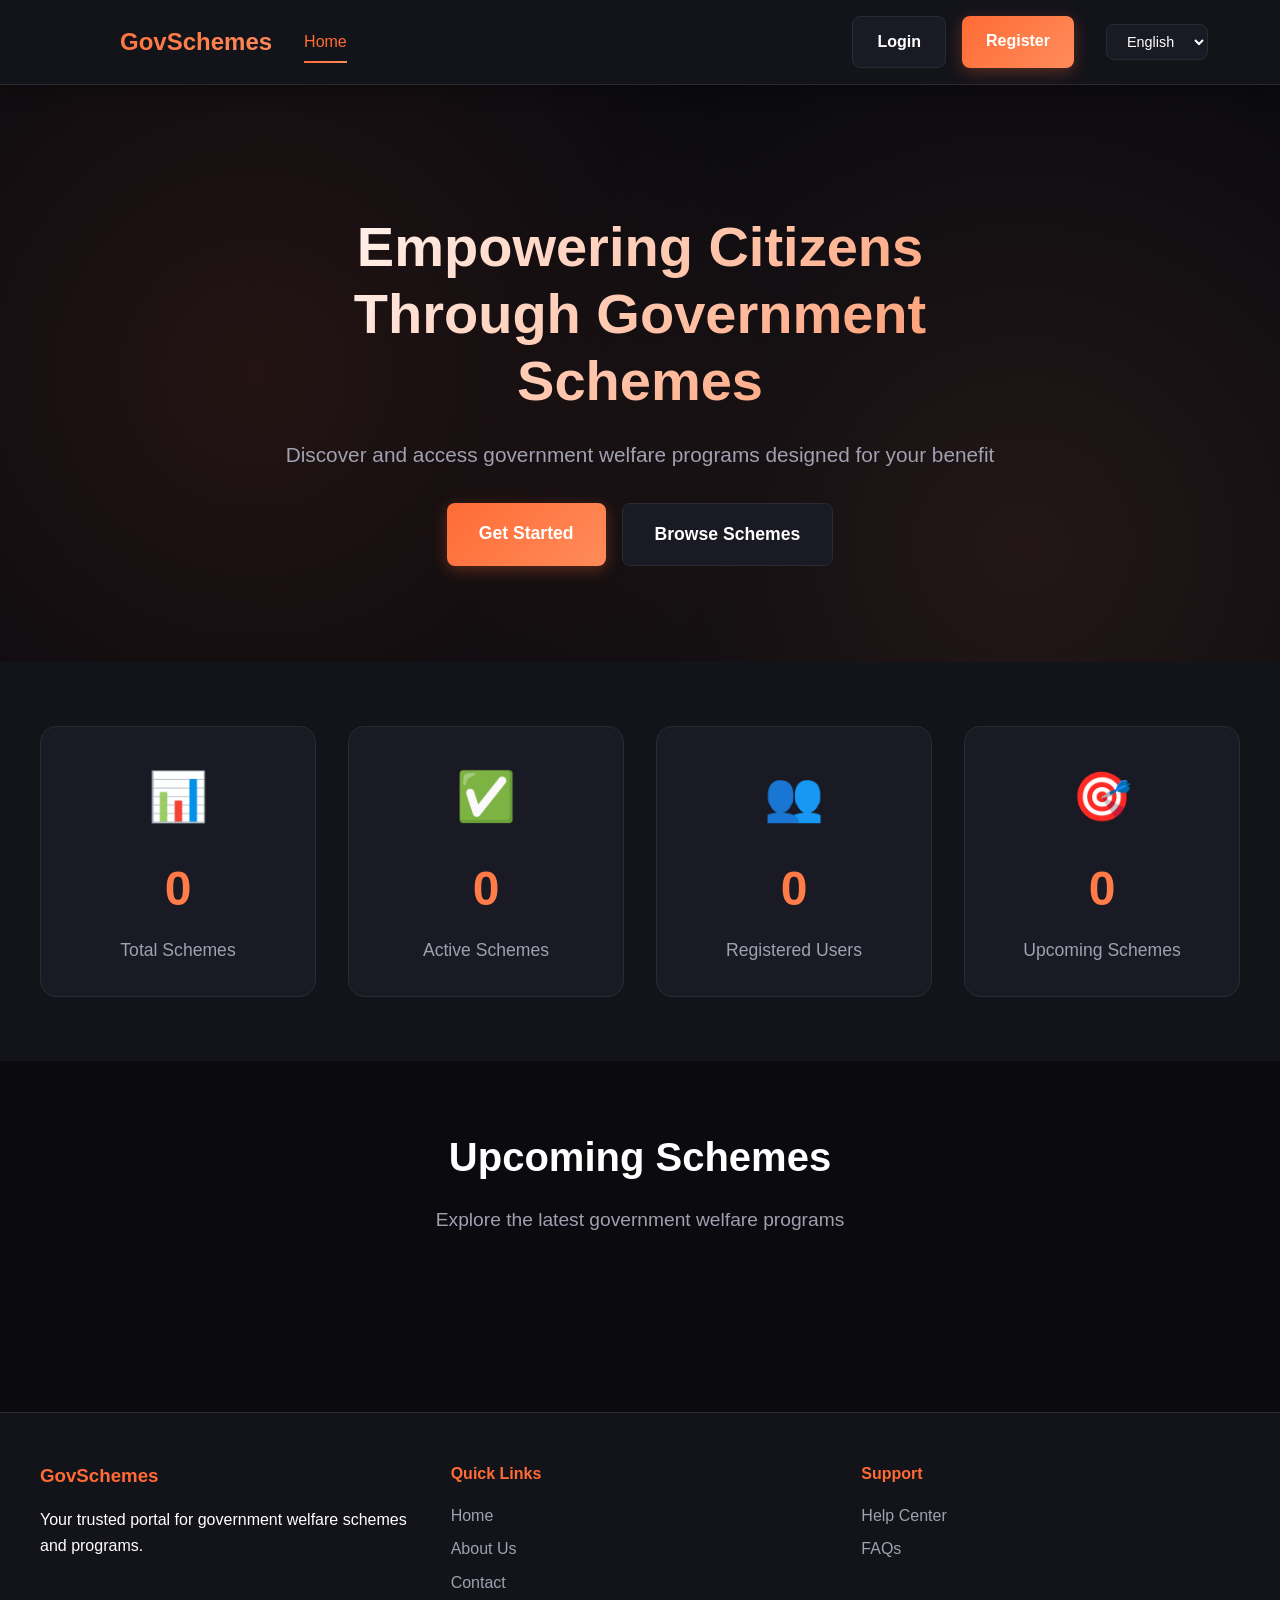
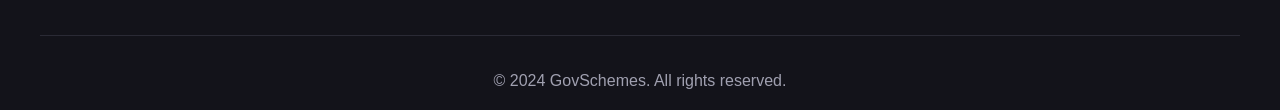
<file: index.html>
<!DOCTYPE html>
<html lang="en">
<head>
    <meta charset="UTF-8">
    <meta name="viewport" content="width=device-width, initial-scale=1.0">
    <title data-translate="pageTitle">Gov Schemes - Home</title>
    <link rel="stylesheet" href="styles.css" type="text/css"/>
</head>
<body>
    <nav class="navbar">
        <div class="nav-container">
            <div class="logo">
                <span class="logo-icon">🏛️</span>
                <span class="logo-text" data-translate="logoText">GovSchemes</span>
            </div>
            <div class="nav-links">
                <a href="index.html" class="nav-link active" data-translate="home">Home</a>
                <div class="auth-buttons">
                    <a href="login.jsp" class="btn btn-secondary" data-translate="login">Login</a>
                    <a href="register.jsp" class="btn btn-primary" data-translate="register">Register</a>
                </div>
            </div>
            <div class="language-selector">
                <select id="languageSelect" class="language-dropdown">
                    <option value="en">English</option>
                    <option value="hi">हिंदी</option>
                    <option value="ta">தமிழ்</option>
                </select>
            </div>
            <button class="mobile-menu-toggle" id="mobileMenuToggle">
                <span></span>
                <span></span>
                <span></span>
            </button>
        </div>
    </nav>

    <header class="hero">
        <div class="hero-content">
            <h1 class="hero-title animate-slide-up" data-translate="heroTitle">Empowering Citizens Through Government Schemes</h1>
            <p class="hero-subtitle animate-slide-up delay-1" data-translate="heroSubtitle">Discover and access government welfare programs designed for your benefit</p>
            <div class="hero-buttons animate-slide-up delay-2">
                <a href="register.jsp" class="btn btn-primary btn-large" data-translate="getStarted">Get Started</a>
                <a href="#schemes" class="btn btn-secondary btn-large" data-translate="browseSchemes">Browse Schemes</a>
            </div>
        </div>
        <div class="hero-pattern"></div>
    </header>

    <section class="stats-section">
        <div class="container">
            <div class="stats-grid">
                <div class="stat-card animate-fade-in">
                    <div class="stat-icon">📊</div>
                    <div class="stat-number" id="totalSchemes">0</div>
                    <div class="stat-label" data-translate="totalSchemes">Total Schemes</div>
                </div>
                <div class="stat-card animate-fade-in delay-1">
                    <div class="stat-icon">✅</div>
                    <div class="stat-number" id="activeSchemes">0</div>
                    <div class="stat-label" data-translate="activeSchemes">Active Schemes</div>
                </div>
                <div class="stat-card animate-fade-in delay-2">
                    <div class="stat-icon">👥</div>
                    <div class="stat-number" id="totalUsers">0</div>
                    <div class="stat-label" data-translate="beneficiaries">Registered Users</div>
                </div>
                <div class="stat-card animate-fade-in delay-3">
                    <div class="stat-icon">🎯</div>
                    <div class="stat-number" id="upcomingSchemes">0</div>
                    <div class="stat-label" data-translate="upcoming">Upcoming Schemes</div>
                </div>
            </div>
        </div>
    </section>

    <section class="schemes-section" id="schemes">
        <div class="container">
            <div class="section-header">
                <h2 class="section-title" data-translate="upcomingSchemes">Upcoming Schemes</h2>
                <p class="section-subtitle" data-translate="exploreSchemes">Explore the latest government welfare programs</p>
            </div>
            <div class="schemes-grid" id="schemesGrid">
                <!-- Schemes will be loaded here -->
            </div>
        </div>
    </section>

    <footer class="footer">
        <div class="container">
            <div class="footer-content">
                <div class="footer-section">
                    <h3 data-translate="logoText">GovSchemes</h3>
                    <p data-translate="footerText">Your trusted portal for government welfare schemes and programs.</p>
                </div>
                <div class="footer-section">
                    <h4 data-translate="quickLinks">Quick Links</h4>
                    <a href="index.html" data-translate="home">Home</a>
                    <a href="about.html" data-translate="aboutUs">About Us</a>
                    <a href="contact.html" data-translate="contact">Contact</a>
                </div>
                <div class="footer-section">
                    <h4 data-translate="support">Support</h4>
                    <a href="contact.html" data-translate="helpCenter">Help Center</a>
                    <a href="contact.html" data-translate="faq">FAQs</a>
                </div>
            </div>
            <div class="footer-bottom">
                <p>&copy; 2024 GovSchemes. <span data-translate="allRightsReserved">All rights reserved.</span></p>
            </div>
        </div>
    </footer>

    <script src="translations.js"></script>
    <script src="home.js"></script>
</body>
</html>
</file>
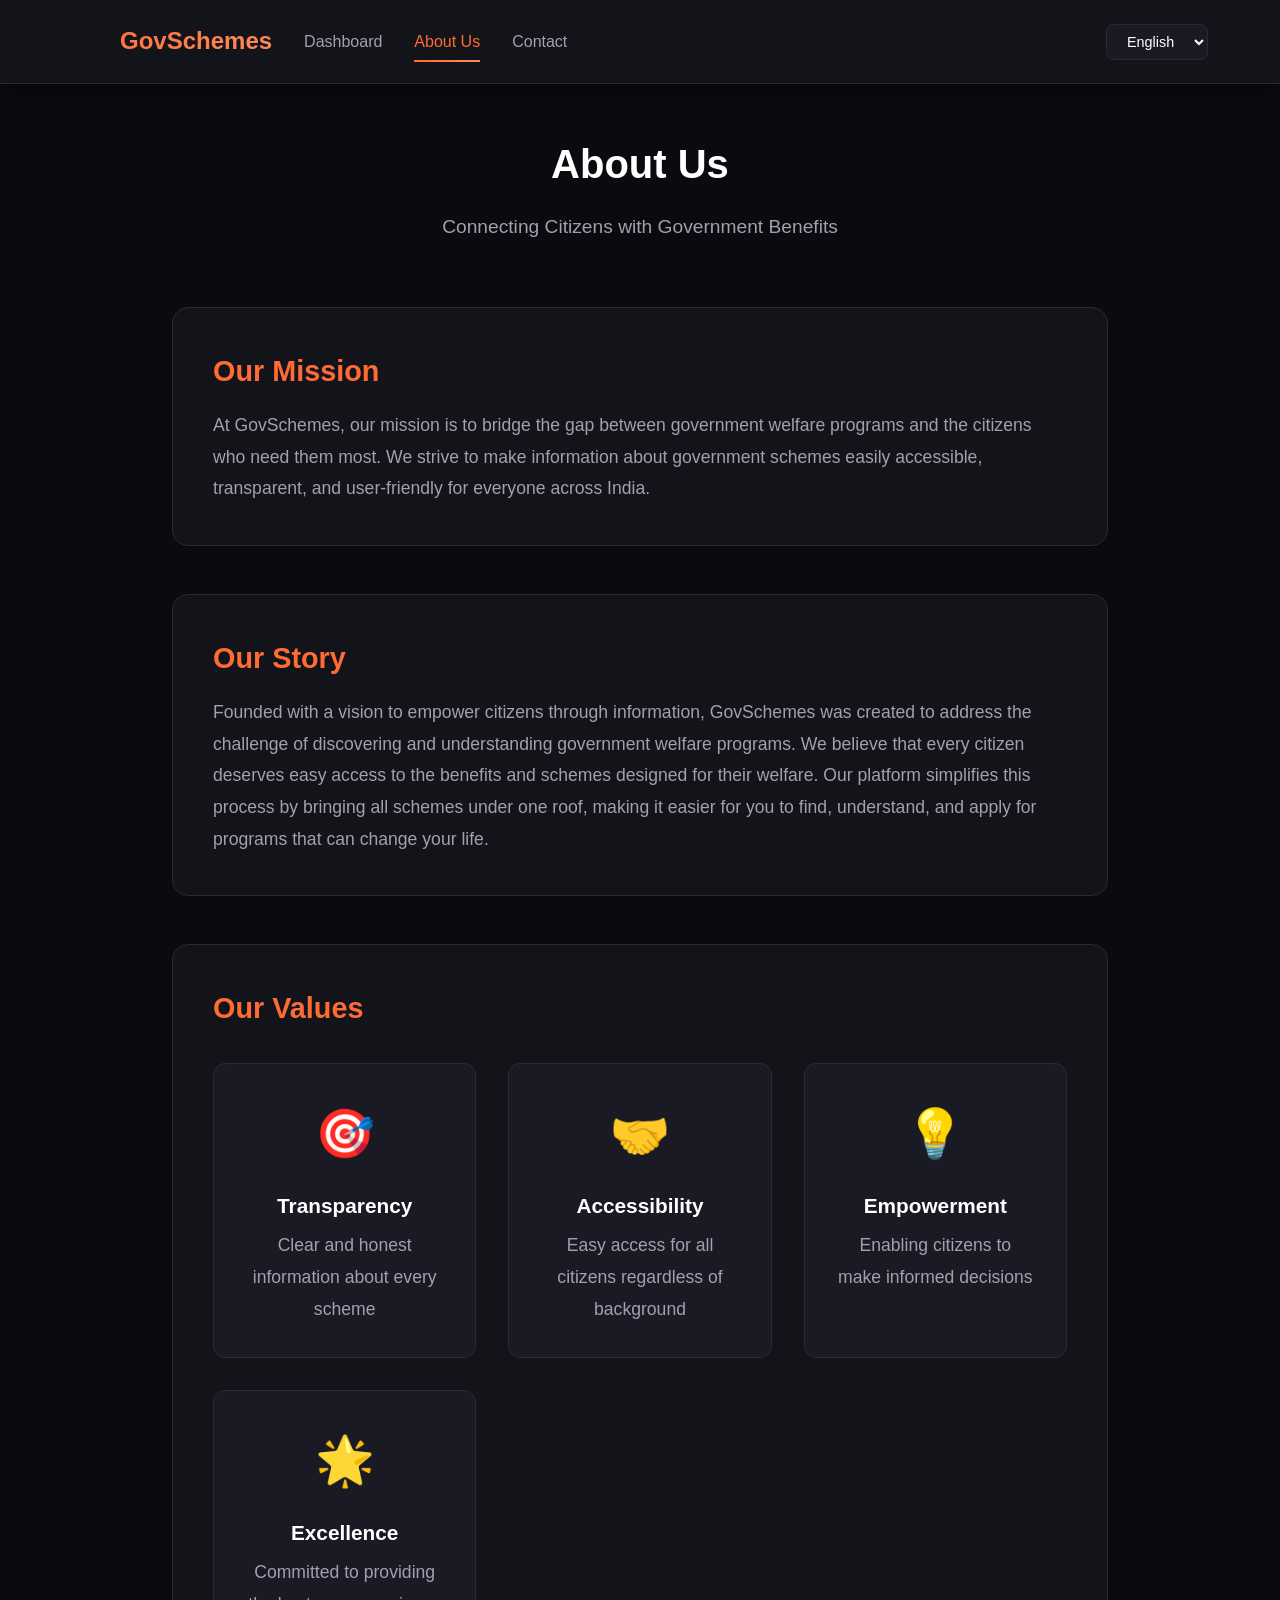
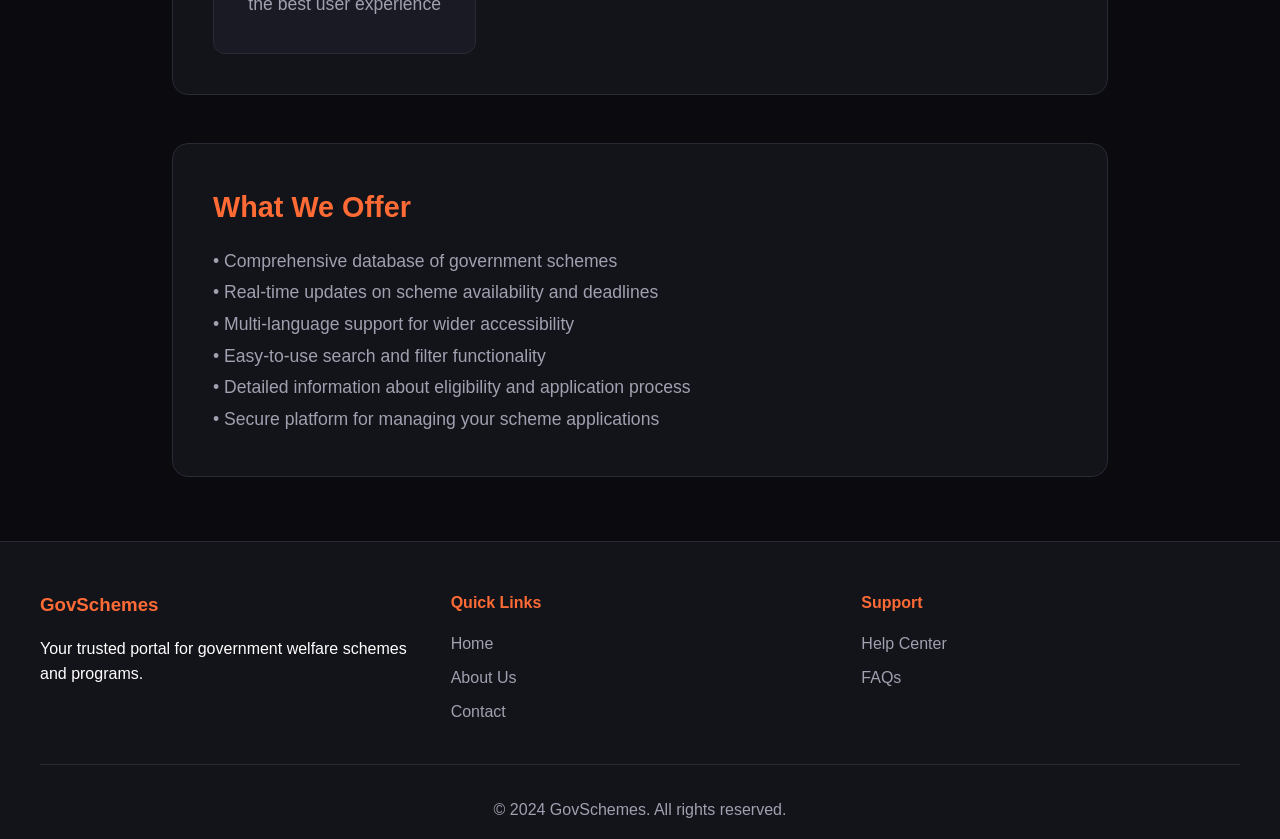
<file: about.html>
<!DOCTYPE html>
<html lang="en">
<head>
    <meta charset="UTF-8">
    <meta name="viewport" content="width=device-width, initial-scale=1.0">
    <title data-translate="aboutPageTitle">About Us - Gov Schemes</title>
    <link rel="stylesheet" href="styles.css">
    <style>
        /* Your existing styles remain unchanged */
        .about-section { max-width: 1000px; margin: 3rem auto; padding: 0 2rem; }
        .about-header { text-align: center; margin-bottom: 4rem; }
        .about-content { display: grid; gap: 3rem; }
        .about-card { background: var(--bg-secondary); padding: 2.5rem; border-radius: 16px; border: 1px solid var(--border-color); transition: all 0.3s ease; }
        .about-card:hover { transform: translateY(-5px); border-color: var(--accent-primary); box-shadow: 0 10px 30px rgba(255, 107, 53, 0.2); }
        .about-card h3 { font-size: 1.8rem; margin-bottom: 1rem; color: var(--accent-primary); }
        .about-card p { color: var(--text-secondary); line-height: 1.8; font-size: 1.1rem; }
        .values-grid { display: grid; grid-template-columns: repeat(auto-fit, minmax(250px, 1fr)); gap: 2rem; margin-top: 2rem; }
        .value-card { background: var(--bg-tertiary); padding: 2rem; border-radius: 12px; text-align: center; border: 1px solid var(--border-color); transition: all 0.3s ease; }
        .value-card:hover { transform: translateY(-5px); border-color: var(--accent-primary); }
        .value-icon { font-size: 3rem; margin-bottom: 1rem; }
        .value-title { font-size: 1.3rem; font-weight: 700; margin-bottom: 0.5rem; }
        .value-description { color: var(--text-secondary); }
    </style>
</head>
<body>
    <nav class="navbar">
        <div class="nav-container">
            <div class="logo" onclick="window.location.href='index.html'">
                <span class="logo-icon">🏛️</span>
                <span class="logo-text" data-translate="govSchemes">GovSchemes</span>
            </div>
            <div class="nav-links">
                <a href="user-dashboard.jsp" class="nav-link" data-translate="dashboard">Dashboard</a>
                <a href="about.html" class="nav-link active" data-translate="aboutUs">About Us</a>
                <a href="contact.html" class="nav-link" data-translate="contact">Contact</a>
                <button class="btn btn-secondary" id="logoutBtn" style="display: none;" data-translate="logout">Logout</button>
            </div>
            <div class="language-selector">
                <select id="languageSelect" class="language-dropdown">
                    <option value="en">English</option>
                    <option value="hi">हिंदी</option>
                    <option value="ta">தமிழ்</option>
                </select>
            </div>
            <button class="mobile-menu-toggle" id="mobileMenuToggle"><span></span><span></span><span></span></button>
        </div>
    </nav>

    <div class="about-section">
        <div class="about-header animate-slide-up">
            <h1 class="section-title" data-translate="aboutUs">About Us</h1>
            <p class="section-subtitle" data-translate="aboutSubtitle">Connecting Citizens with Government Benefits</p>
        </div>

        <div class="about-content">
            <div class="about-card animate-fade-in">
                <h3 data-translate="ourMission">Our Mission</h3>
                <p data-translate="missionText">
                    At GovSchemes, our mission is to bridge the gap between government welfare programs and the citizens who need them most. We strive to make information about government schemes easily accessible, transparent, and user-friendly for everyone across India.
                </p>
            </div>

            <div class="about-card animate-fade-in delay-1">
                <h3 data-translate="ourStory">Our Story</h3>
                <p data-translate="storyText">
                    Founded with a vision to empower citizens through information, GovSchemes was created to address the challenge of discovering and understanding government welfare programs. We believe that every citizen deserves easy access to the benefits and schemes designed for their welfare. Our platform simplifies this process by bringing all schemes under one roof, making it easier for you to find, understand, and apply for programs that can change your life.
                </p>
            </div>

            <div class="about-card animate-fade-in delay-2">
                <h3 data-translate="ourValues">Our Values</h3>
                <div class="values-grid">
                    <div class="value-card">
                        <div class="value-icon">🎯</div>
                        <div class="value-title" data-translate="transparency">Transparency</div>
                        <p class="value-description" data-translate="transparencyText">Clear and honest information about every scheme</p>
                    </div>
                    <div class="value-card">
                        <div class="value-icon">🤝</div>
                        <div class="value-title" data-translate="accessibility">Accessibility</div>
                        <p class="value-description" data-translate="accessibilityText">Easy access for all citizens regardless of background</p>
                    </div>
                    <div class="value-card">
                        <div class="value-icon">💡</div>
                        <div class="value-title" data-translate="empowerment">Empowerment</div>
                        <p class="value-description" data-translate="empowermentText">Enabling citizens to make informed decisions</p>
                    </div>
                    <div class="value-card">
                        <div class="value-icon">🌟</div>
                        <div class="value-title" data-translate="excellence">Excellence</div>
                        <p class="value-description" data-translate="excellenceText">Committed to providing the best user experience</p>
                    </div>
                </div>
            </div>

            <div class="about-card animate-fade-in delay-3">
                <h3 data-translate="whatWeOffer">What We Offer</h3>
                <p data-translate="offerText">
                    • Comprehensive database of government schemes<br>
                    • Real-time updates on scheme availability and deadlines<br>
                    • Multi-language support for wider accessibility<br>
                    • Easy-to-use search and filter functionality<br>
                    • Detailed information about eligibility and application process<br>
                    • Secure platform for managing your scheme applications
                </p>
            </div>
        </div>
    </div>

    <footer class="footer">
        <div class="container">
            <div class="footer-content">
                <div class="footer-section">
                    <h3 data-translate="govSchemes">GovSchemes</h3>
                    <p data-translate="footerText">Your trusted portal for government welfare schemes and programs.</p>
                </div>
                <div class="footer-section">
                    <h4 data-translate="quickLinks">Quick Links</h4>
                    <a href="index.html" data-translate="home">Home</a>
                    <a href="about.jsp" data-translate="aboutUs">About Us</a>
                    <a href="contact.jsp" data-translate="contact">Contact</a>
                </div>
                <div class="footer-section">
                    <h4 data-translate="support">Support</h4>
                    <a href="contact.jsp" data-translate="helpCenter">Help Center</a>
                    <a href="contact.jsp" data-translate="faqs">FAQs</a>
                </div>
            </div>
            <div class="footer-bottom">
                <p>&copy; 2024 GovSchemes. All rights reserved.</p>
            </div>
        </div>
    </footer>

    <script src="translations.js"></script>
</body>
</html>
</file>
<file: styles.css>
:root {
    --bg-primary: #0a0a0f;
    --bg-secondary: #13131a;
    --bg-tertiary: #1a1a24;
    --text-primary: #ffffff;
    --text-secondary: #a0a0b0;
    --accent-primary: #ff6b35;
    --accent-secondary: #ff8c5a;
    --accent-gradient: linear-gradient(135deg, #ff6b35 0%, #ff8c5a 100%);
    --success: #22c55e;
    --warning: #f59e0b;
    --danger: #ef4444;
    --border-color: #2a2a35;
    --shadow: 0 4px 20px rgba(0, 0, 0, 0.3);
    --shadow-lg: 0 10px 40px rgba(0, 0, 0, 0.5);
}

* {
    margin: 0;
    padding: 0;
    box-sizing: border-box;
}

body {
    font-family: 'Segoe UI', Tahoma, Geneva, Verdana, sans-serif;
    background: var(--bg-primary);
    color: var(--text-primary);
    line-height: 1.6;
    overflow-x: hidden;
}

/* Animations */
@keyframes slideUp {
    from {
        opacity: 0;
        transform: translateY(30px);
    }
    to {
        opacity: 1;
        transform: translateY(0);
    }
}

@keyframes fadeIn {
    from {
        opacity: 0;
    }
    to {
        opacity: 1;
    }
}

@keyframes float {
    0%, 100% {
        transform: translateY(0px);
    }
    50% {
        transform: translateY(-10px);
    }
}

@keyframes pulse {
    0%, 100% {
        transform: scale(1);
    }
    50% {
        transform: scale(1.05);
    }
}

@keyframes shimmer {
    0% {
        background-position: -1000px 0;
    }
    100% {
        background-position: 1000px 0;
    }
}

.animate-slide-up {
    animation: slideUp 0.8s ease-out forwards;
}

.animate-fade-in {
    animation: fadeIn 0.8s ease-out forwards;
}

.delay-1 {
    animation-delay: 0.2s;
    opacity: 0;
}

.delay-2 {
    animation-delay: 0.4s;
    opacity: 0;
}

.delay-3 {
    animation-delay: 0.6s;
    opacity: 0;
}

/* Navbar */
.navbar {
    background: var(--bg-secondary);
    padding: 1rem 0;
    position: sticky;
    top: 0;
    z-index: 1000;
    box-shadow: var(--shadow);
    border-bottom: 1px solid var(--border-color);
}

.nav-container {
    max-width: 1200px;
    margin: 0 auto;
    padding: 0 2rem;
    display: flex;
    justify-content: space-between;
    align-items: center;
    gap: 2rem;
}

.logo {
    display: flex;
    align-items: center;
    gap: 0.5rem;
    font-size: 1.5rem;
    font-weight: bold;
    background: var(--accent-gradient);
    -webkit-background-clip: text;
    -webkit-text-fill-color: transparent;
    background-clip: text;
    cursor: pointer;
    transition: transform 0.3s ease;
}

.logo:hover {
    transform: scale(1.05);
}

.logo-icon {
    font-size: 2rem;
    filter: drop-shadow(0 0 10px rgba(255, 107, 53, 0.5));
}

.nav-links {
    display: flex;
    align-items: center;
    gap: 2rem;
    flex: 1;
}

.nav-link {
    color: var(--text-secondary);
    text-decoration: none;
    font-weight: 500;
    transition: all 0.3s ease;
    position: relative;
    padding: 0.5rem 0;
}

.nav-link::after {
    content: '';
    position: absolute;
    bottom: 0;
    left: 0;
    width: 0;
    height: 2px;
    background: var(--accent-gradient);
    transition: width 0.3s ease;
}

.nav-link:hover,
.nav-link.active {
    color: var(--accent-primary);
}

.nav-link:hover::after,
.nav-link.active::after {
    width: 100%;
}

.auth-buttons {
    display: flex;
    gap: 1rem;
    margin-left: auto;
}

.language-selector {
    position: relative;
}

.language-dropdown {
    background: var(--bg-tertiary);
    color: var(--text-primary);
    border: 1px solid var(--border-color);
    padding: 0.5rem 1rem;
    border-radius: 8px;
    cursor: pointer;
    font-size: 0.9rem;
    transition: all 0.3s ease;
}

.language-dropdown:hover {
    border-color: var(--accent-primary);
    box-shadow: 0 0 10px rgba(255, 107, 53, 0.2);
}

.language-dropdown:focus {
    outline: none;
    border-color: var(--accent-primary);
}

.mobile-menu-toggle {
    display: none;
    flex-direction: column;
    gap: 5px;
    background: none;
    border: none;
    cursor: pointer;
}

.mobile-menu-toggle span {
    width: 25px;
    height: 3px;
    background: var(--accent-primary);
    border-radius: 3px;
    transition: all 0.3s ease;
}

/* Buttons */
.btn {
    display: inline-block;
    padding: 0.75rem 1.5rem;
    border-radius: 8px;
    text-decoration: none;
    font-weight: 600;
    transition: all 0.3s ease;
    cursor: pointer;
    border: none;
    font-size: 1rem;
    position: relative;
    overflow: hidden;
}

.btn::before {
    content: '';
    position: absolute;
    top: 50%;
    left: 50%;
    width: 0;
    height: 0;
    border-radius: 50%;
    background: rgba(255, 255, 255, 0.1);
    transform: translate(-50%, -50%);
    transition: width 0.6s ease, height 0.6s ease;
}

.btn:hover::before {
    width: 300px;
    height: 300px;
}

.btn-primary {
    background: var(--accent-gradient);
    color: white;
    box-shadow: 0 4px 15px rgba(255, 107, 53, 0.3);
}

.btn-primary:hover {
    transform: translateY(-2px);
    box-shadow: 0 6px 20px rgba(255, 107, 53, 0.5);
}

.btn-secondary {
    background: var(--bg-tertiary);
    color: var(--text-primary);
    border: 1px solid var(--border-color);
}

.btn-secondary:hover {
    border-color: var(--accent-primary);
    color: var(--accent-primary);
    transform: translateY(-2px);
}

.btn-large {
    padding: 1rem 2rem;
    font-size: 1.1rem;
}

/* Hero Section */
.hero {
    position: relative;
    padding: 8rem 2rem 6rem;
    text-align: center;
    overflow: hidden;
}

.hero-pattern {
    position: absolute;
    top: 0;
    left: 0;
    right: 0;
    bottom: 0;
    background: 
        radial-gradient(circle at 20% 50%, rgba(255, 107, 53, 0.1) 0%, transparent 50%),
        radial-gradient(circle at 80% 80%, rgba(255, 140, 90, 0.1) 0%, transparent 50%);
    z-index: -1;
}

.hero-content {
    max-width: 800px;
    margin: 0 auto;
    position: relative;
    z-index: 1;
}

.hero-title {
    font-size: 3.5rem;
    font-weight: 800;
    margin-bottom: 1.5rem;
    background: linear-gradient(135deg, var(--text-primary) 0%, var(--accent-secondary) 100%);
    -webkit-background-clip: text;
    -webkit-text-fill-color: transparent;
    background-clip: text;
    line-height: 1.2;
}

.hero-subtitle {
    font-size: 1.3rem;
    color: var(--text-secondary);
    margin-bottom: 2rem;
}

.hero-buttons {
    display: flex;
    gap: 1rem;
    justify-content: center;
    flex-wrap: wrap;
}

/* Stats Section */
.stats-section {
    padding: 4rem 2rem;
    background: var(--bg-secondary);
}

.container {
    max-width: 1200px;
    margin: 0 auto;
}

.stats-grid {
    display: grid;
    grid-template-columns: repeat(auto-fit, minmax(250px, 1fr));
    gap: 2rem;
}

.stat-card {
    background: var(--bg-tertiary);
    padding: 2rem;
    border-radius: 16px;
    text-align: center;
    border: 1px solid var(--border-color);
    transition: all 0.3s ease;
    position: relative;
    overflow: hidden;
}

.stat-card::before {
    content: '';
    position: absolute;
    top: 0;
    left: -100%;
    width: 100%;
    height: 100%;
    background: linear-gradient(90deg, transparent, rgba(255, 107, 53, 0.1), transparent);
    transition: left 0.5s ease;
}

.stat-card:hover::before {
    left: 100%;
}

.stat-card:hover {
    transform: translateY(-10px);
    border-color: var(--accent-primary);
    box-shadow: 0 10px 30px rgba(255, 107, 53, 0.2);
}

.stat-icon {
    font-size: 3rem;
    margin-bottom: 1rem;
    animation: float 3s ease-in-out infinite;
}

.stat-number {
    font-size: 3rem;
    font-weight: 800;
    background: var(--accent-gradient);
    -webkit-background-clip: text;
    -webkit-text-fill-color: transparent;
    background-clip: text;
    margin-bottom: 0.5rem;
}

.stat-label {
    color: var(--text-secondary);
    font-size: 1.1rem;
}

/* Schemes Section */
.schemes-section {
    padding: 4rem 2rem;
}

.section-header {
    text-align: center;
    margin-bottom: 3rem;
}

.section-title {
    font-size: 2.5rem;
    font-weight: 800;
    margin-bottom: 1rem;
}

.section-subtitle {
    font-size: 1.2rem;
    color: var(--text-secondary);
}

.schemes-grid {
    display: grid;
    grid-template-columns: repeat(auto-fill, minmax(350px, 1fr));
    gap: 2rem;
}

.scheme-card {
    background: var(--bg-secondary);
    border-radius: 16px;
    overflow: hidden;
    border: 1px solid var(--border-color);
    transition: all 0.3s ease;
    cursor: pointer;
}

.scheme-card:hover {
    transform: translateY(-10px);
    box-shadow: var(--shadow-lg);
    border-color: var(--accent-primary);
}

.scheme-image {
    width: 100%;
    height: 200px;
    object-fit: cover;
    transition: transform 0.5s ease;
}

.scheme-card:hover .scheme-image {
    transform: scale(1.1);
}

.scheme-content {
    padding: 1.5rem;
}

.scheme-header {
    display: flex;
    justify-content: space-between;
    align-items: start;
    margin-bottom: 1rem;
}

.scheme-title {
    font-size: 1.3rem;
    font-weight: 700;
    margin-bottom: 0.5rem;
    flex: 1;
}

.status-badge {
    padding: 0.4rem 0.8rem;
    border-radius: 20px;
    font-size: 0.8rem;
    font-weight: 600;
    text-transform: uppercase;
}

.status-active {
    background: rgba(34, 197, 94, 0.2);
    color: var(--success);
}

.status-upcoming {
    background: rgba(245, 158, 11, 0.2);
    color: var(--warning);
}

.status-expired {
    background: rgba(239, 68, 68, 0.2);
    color: var(--danger);
}

.scheme-address {
    color: var(--text-secondary);
    margin-bottom: 1rem;
    display: flex;
    align-items: center;
    gap: 0.5rem;
}

.scheme-description {
    color: var(--text-secondary);
    margin-bottom: 1rem;
    display: -webkit-box;
    -webkit-line-clamp: 3;
    -webkit-box-orient: vertical;
    overflow: hidden;
}

.scheme-dates {
    display: grid;
    grid-template-columns: 1fr 1fr;
    gap: 0.5rem;
    margin-bottom: 1rem;
    padding: 1rem;
    background: var(--bg-tertiary);
    border-radius: 8px;
}

.date-item {
    font-size: 0.9rem;
}

.date-label {
    color: var(--text-secondary);
    font-size: 0.8rem;
    display: block;
}

.date-value {
    color: var(--accent-primary);
    font-weight: 600;
}

.scheme-actions {
    display: flex;
    gap: 0.5rem;
}

.btn-small {
    padding: 0.5rem 1rem;
    font-size: 0.9rem;
    flex: 1;
}

/* Footer */
.footer {
    background: var(--bg-secondary);
    padding: 3rem 2rem 1rem;
    border-top: 1px solid var(--border-color);
    margin-top: 4rem;
}

.footer-content {
    display: grid;
    grid-template-columns: repeat(auto-fit, minmax(250px, 1fr));
    gap: 2rem;
    margin-bottom: 2rem;
}

.footer-section h3,
.footer-section h4 {
    margin-bottom: 1rem;
    color: var(--accent-primary);
}

.footer-section a {
    display: block;
    color: var(--text-secondary);
    text-decoration: none;
    margin-bottom: 0.5rem;
    transition: all 0.3s ease;
}

.footer-section a:hover {
    color: var(--accent-primary);
    transform: translateX(5px);
}

.footer-bottom {
    text-align: center;
    padding-top: 2rem;
    border-top: 1px solid var(--border-color);
    color: var(--text-secondary);
}

/* Form Styles */
.form-container {
    max-width: 500px;
    margin: 3rem auto;
    padding: 2rem;
    background: var(--bg-secondary);
    border-radius: 16px;
    border: 1px solid var(--border-color);
    box-shadow: var(--shadow-lg);
}

.form-group {
    margin-bottom: 1.5rem;
}

.form-label {
    display: block;
    margin-bottom: 0.5rem;
    font-weight: 600;
    color: var(--text-primary);
}

.form-input,
.form-select,
.form-textarea {
    width: 100%;
    padding: 0.75rem;
    background: var(--bg-tertiary);
    border: 1px solid var(--border-color);
    border-radius: 8px;
    color: var(--text-primary);
    font-size: 1rem;
    transition: all 0.3s ease;
}

.form-input:focus,
.form-select:focus,
.form-textarea:focus {
    outline: none;
    border-color: var(--accent-primary);
    box-shadow: 0 0 0 3px rgba(255, 107, 53, 0.1);
}

.form-textarea {
    resize: vertical;
    min-height: 100px;
}

.form-error {
    color: var(--danger);
    font-size: 0.9rem;
    margin-top: 0.5rem;
    display: none;
}

.form-error.show {
    display: block;
}

/* Dashboard Styles */
.dashboard-container {
    max-width: 1400px;
    margin: 2rem auto;
    padding: 0 2rem;
}

.dashboard-header {
    margin-bottom: 2rem;
}

.dashboard-title {
    font-size: 2.5rem;
    margin-bottom: 0.5rem;
}

.dashboard-subtitle {
    color: var(--text-secondary);
    font-size: 1.1rem;
}

.search-bar {
    margin-bottom: 2rem;
    position: relative;
}

.search-input {
    width: 100%;
    padding: 1rem 3rem 1rem 1rem;
    background: var(--bg-secondary);
    border: 1px solid var(--border-color);
    border-radius: 12px;
    color: var(--text-primary);
    font-size: 1rem;
    transition: all 0.3s ease;
}

.search-input:focus {
    outline: none;
    border-color: var(--accent-primary);
    box-shadow: 0 0 0 3px rgba(255, 107, 53, 0.1);
}

.search-icon {
    position: absolute;
    right: 1rem;
    top: 50%;
    transform: translateY(-50%);
    color: var(--text-secondary);
    font-size: 1.2rem;
}

/* Modal */
.modal {
    display: none;
    position: fixed;
    top: 0;
    left: 0;
    width: 100%;
    height: 100%;
    background: rgba(0, 0, 0, 0.8);
    z-index: 2000;
    align-items: center;
    justify-content: center;
    backdrop-filter: blur(5px);
}

.modal.show {
    display: flex;
    animation: fadeIn 0.3s ease;
}

.modal-content {
    background: var(--bg-secondary);
    padding: 2rem;
    border-radius: 16px;
    max-width: 600px;
    width: 90%;
    max-height: 90vh;
    overflow-y: auto;
    border: 1px solid var(--border-color);
    animation: slideUp 0.3s ease;
}

.modal-header {
    display: flex;
    justify-content: space-between;
    align-items: center;
    margin-bottom: 1.5rem;
}

.modal-title {
    font-size: 1.8rem;
}

.modal-close {
    background: none;
    border: none;
    font-size: 2rem;
    color: var(--text-secondary);
    cursor: pointer;
    transition: all 0.3s ease;
}

.modal-close:hover {
    color: var(--accent-primary);
    transform: rotate(90deg);
}

/* Alert */
.alert {
    padding: 1rem 1.5rem;
    border-radius: 8px;
    margin-bottom: 1rem;
    display: none;
    animation: slideUp 0.3s ease;
}

.alert.show {
    display: block;
}

.alert-success {
    background: rgba(34, 197, 94, 0.2);
    color: var(--success);
    border: 1px solid var(--success);
}

.alert-error {
    background: rgba(239, 68, 68, 0.2);
    color: var(--danger);
    border: 1px solid var(--danger);
}

.alert-info {
    background: rgba(255, 107, 53, 0.2);
    color: var(--accent-primary);
    border: 1px solid var(--accent-primary);
}

/* Image Gallery */
.image-gallery {
    display: grid;
    grid-template-columns: repeat(3, 1fr);
    gap: 1rem;
    margin-bottom: 1.5rem;
}

.image-option {
    position: relative;
    cursor: pointer;
    border-radius: 8px;
    overflow: hidden;
    border: 2px solid transparent;
    transition: all 0.3s ease;
}

.image-option:hover {
    transform: scale(1.05);
    border-color: var(--accent-primary);
}

.image-option.selected {
    border-color: var(--accent-primary);
    box-shadow: 0 0 20px rgba(255, 107, 53, 0.5);
}

.image-option img {
    width: 100%;
    height: 120px;
    object-fit: cover;
    display: block;
}

.image-option::after {
    content: '✓';
    position: absolute;
    top: 0.5rem;
    right: 0.5rem;
    width: 30px;
    height: 30px;
    background: var(--accent-primary);
    border-radius: 50%;
    display: none;
    align-items: center;
    justify-content: center;
    color: white;
    font-weight: bold;
}

.image-option.selected::after {
    display: flex;
}

/* Responsive */
@media (max-width: 768px) {
    .nav-links {
        position: fixed;
        top: 70px;
        left: -100%;
        width: 100%;
        background: var(--bg-secondary);
        flex-direction: column;
        align-items: flex-start;
        padding: 2rem;
        box-shadow: var(--shadow);
        transition: left 0.3s ease;
    }

    .nav-links.active {
        left: 0;
    }

    .auth-buttons {
        flex-direction: column;
        width: 100%;
        margin-left: 0;
    }

    .mobile-menu-toggle {
        display: flex;
    }

    .mobile-menu-toggle.active span:nth-child(1) {
        transform: rotate(45deg) translate(5px, 5px);
    }

    .mobile-menu-toggle.active span:nth-child(2) {
        opacity: 0;
    }

    .mobile-menu-toggle.active span:nth-child(3) {
        transform: rotate(-45deg) translate(7px, -6px);
    }

    .hero-title {
        font-size: 2.5rem;
    }

    .hero-subtitle {
        font-size: 1.1rem;
    }

    .stats-grid {
        grid-template-columns: 1fr;
    }

    .schemes-grid {
        grid-template-columns: 1fr;
    }

    .image-gallery {
        grid-template-columns: repeat(2, 1fr);
    }
}

/* Loading Animation */
.loading {
    display: inline-block;
    width: 20px;
    height: 20px;
    border: 3px solid rgba(255, 107, 53, 0.3);
    border-radius: 50%;
    border-top-color: var(--accent-primary);
    animation: spin 1s linear infinite;
}

@keyframes spin {
    to {
        transform: rotate(360deg);
    }
}

/* Card Grid for Admin Dashboard */
.card-grid {
    display: grid;
    grid-template-columns: repeat(auto-fill, minmax(300px, 1fr));
    gap: 2rem;
}

.card {
    background: var(--bg-secondary);
    padding: 1.5rem;
    border-radius: 12px;
    border: 1px solid var(--border-color);
    transition: all 0.3s ease;
}

.card:hover {
    transform: translateY(-5px);
    border-color: var(--accent-primary);
    box-shadow: 0 10px 30px rgba(255, 107, 53, 0.2);
}

/* Page Container */
.page-container {
    min-height: calc(100vh - 200px);
    padding: 2rem;
}

/* No Data State */
.no-data {
    text-align: center;
    padding: 4rem 2rem;
    color: var(--text-secondary);
}

.no-data-icon {
    font-size: 5rem;
    margin-bottom: 1rem;
    opacity: 0.5;
}

.no-data-text {
    font-size: 1.5rem;
    margin-bottom: 0.5rem;
}
.scheme-card{
    position:relative;
}

.badge{
    position:absolute;
    top:10px;
    left:10px;
    padding:5px 12px;
    border-radius:20px;
    font-size:12px;
    font-weight:bold;
    color:white;
}

.badge-active{
    background:#28a745;
}

.badge-upcoming{
    background:#007bff;
}

.badge-expired{
    background:#dc3545;
}
.scheme-card {
    position: relative;
}

.status-badge {
    position: absolute;
    top: 10px;
    right: 10px;
    padding: 6px 12px;
    border-radius: 20px;
    color: white;
    font-size: 12px;
    font-weight: bold;
}

.status-badge.active {
    background-color: #28a745;
}

.status-badge.upcoming {
    background-color: #ffc107;
    color: black;
}

.status-badge.expired {
    background-color: #dc3545;
}
.search-container {
    position: relative;
    margin-bottom: 3rem;
}

.search-input {
    width: 100%;
    padding: 1rem 1rem 1rem 3rem;
    background: var(--bg-card);
    border: 1px solid var(--border-gray);
    border-radius: 12px;
    color: var(--text-white);
    font-size: 1rem;
    transition: all 0.3s;
}

.search-input:focus {
    outline: none;
    border-color: var(--primary-orange);
}

.search-icon {
    position: absolute;
    left: 1rem;
    top: 50%;
    transform: translateY(-50%);
    font-size: 1.25rem;
}

.no-results {
    text-align: center;
    padding: 4rem 2rem;
    background: rgba(31, 41, 55, 0.5);
    border: 1px solid var(--border-gray);
    border-radius: 12px;
    color: var(--text-gray);
    font-size: 1.125rem;
}
</file>
